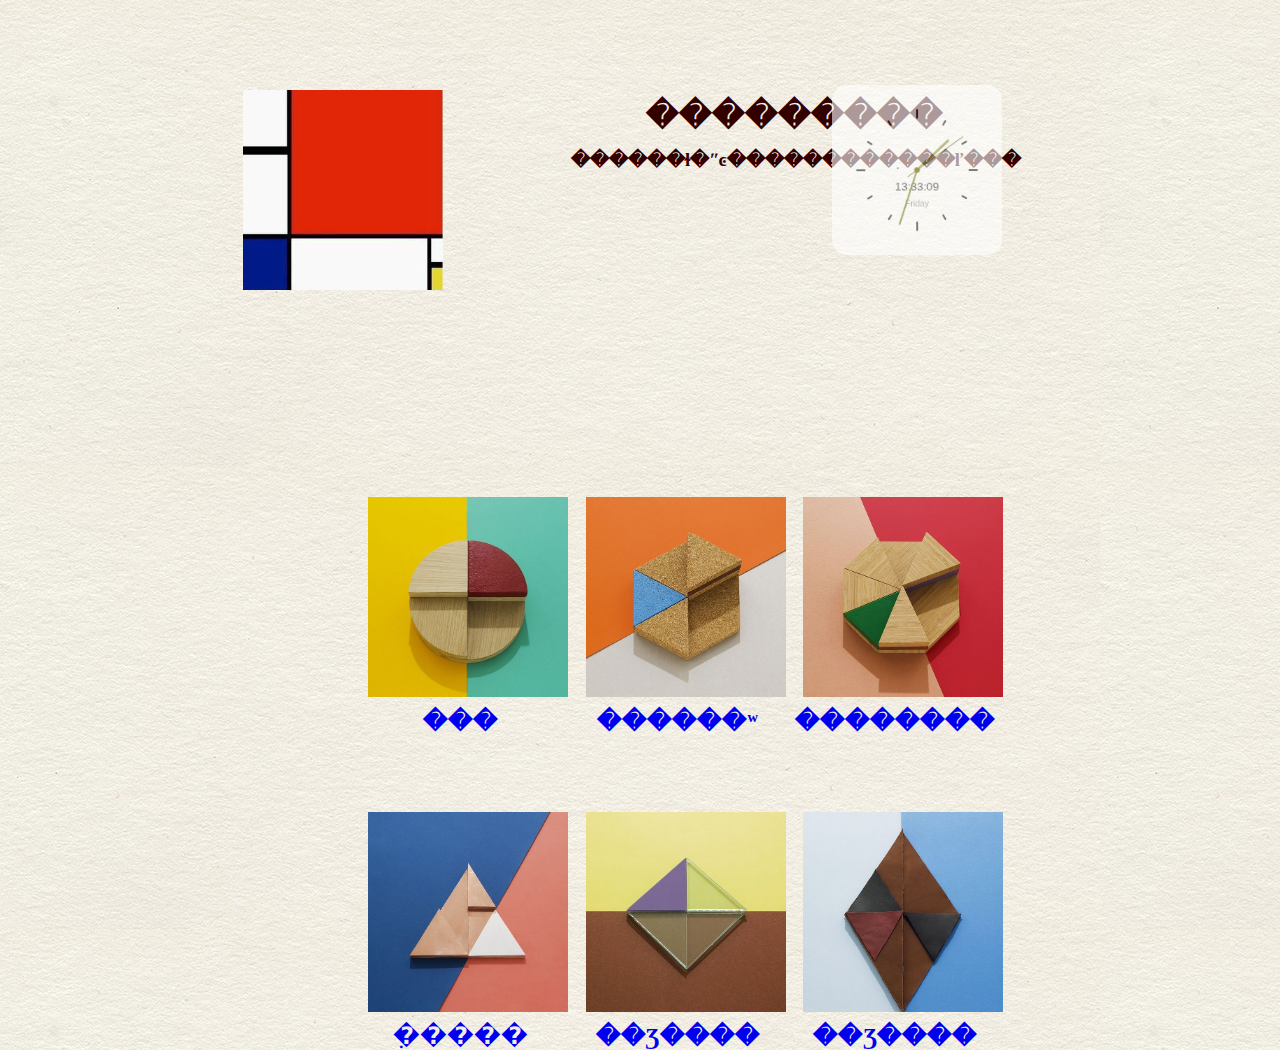
<file: index.html>
<!DOCTYPE html PUBLIC "-//W3C//DTD XHTML 1.0 Transitional//EN" "http://www.w3.org/TR/xhtml1/DTD/xhtml1-transitional.dtd">
<html xmlns="http://www.w3.org/1999/xhtml">
<head>
<meta http-equiv="Content-Type" content="text/html; charset=utf-8" />
<title>����ɽ���</title>
<style type="text/css">
<!--
body {
	background-image: url(pictures/16sucai_P59201C083.JPG);
}
div {
}
#head {
	position: absolute;
	left: 19%;
	top: 10%;
}
#title {
	color: #FFFFFF;
	position: absolute;
	left: 646px;
	top: 75px;
}
#title1 {
	color: #FFFFFF;
	position: absolute;
	left: 571px;
	top: 130px;
}
#introduction {
	position: absolute;
	height: 190px;
	width: 200px;
	left: 25%;
	top: 53%;
}
h2 {
	text-align: center;
}
.icon img {
	float: left;
	height: 200px;
	position: relative;
	left: 48px;
	top: 20px;
	width: 200px;
}
.title2 h2 {
	height: 30px;
	position: relative;
	top: 30px;
	right: 50px;
	left: 40px;
}
  #clock3_ {
  opacity: 0.6;
  position:absolute;
  left:65%;
  top:85px;
  height:170px;
  border-radius:15px;
  }
#Layer1 {
	position:absolute;
	width:200px;
	height:115px;
	left: 19%;
	top: 10%;
}
.STYLE1 {color: #330000}
#Layer2 {
	position:absolute;
	width:200px;
	height:190px;
	left: 25%;
	top: 53%;
}
#Layer3 {
	position:absolute;
	height:100px;
	left: 48px;
	top: 20px;
}
#Layer4 {
	position:absolute;
	width:200px;
	height:115px;
	z-index:1;
}
#Layer5 {
	position:absolute;
	width:200px;
	height:234px;
	left: 42%;
	top: 53%;
}
#Layer6 {
	position:absolute;
	width:200px;
	height:115px;
	z-index:1;
}
#Layer7 {
	position:absolute;
	width:200px;
	height:190px;
	left: 59%;
	top: 53%;
}
#Layer8 {
	position:absolute;
	width:200px;
	height:190px;
	left: 25%;
	top: 88%;
}
#Layer9 {
	position:absolute;
	width:200px;
	height:190px;
	left: 42%;
	top: 88%;
}
#Layer10 {
	position:absolute;
	width:200px;
	height:190px;
	left: 59%;
	top: 88%;
}
-->
#introduction,#Layer5,#Layer7,#Layer8,#Layer9,#Layer10 {
  transition: 1.0s;
  }
  #introduction:hover {
  transform: scale(1.1);
  }
  #Layer5:hover {
   transform: scale(1.1);
  }
  #Layer7:hover {
   transform: scale(1.1);
  }
  #Layer8:hover {
   transform: scale(1.1);
  }
  #Layer9:hover {
   transform: scale(1.1);
  }
  #Layer10:hover {
   transform: scale(1.1);
  }
</style>
</head>

<body>
<div id="Layer1"><img src="pictures/4/u=1642176354,1638376521&amp;fm=27&amp;gp=0.jpg" width="200" height="200" /></div>
<h1 id="title"><span class="STYLE1">���������</span></h1>
<h3 id="title1"><span class="STYLE1">������ɫ�ʺͼ���������ִ���ľ���</span></h3>
<a href="introduction.html">
  <div class="icon" id="introduction">
  <div><img src="pictures/70d7d335d457fa12a7ac0c8ac2e7147e99535374b62f-YhhnrB_fw658.jpg" width="571" height="571" /></div>
  <div class="title2">
  <h2>���</h2>
  </div>
</div></a>
<a href="Layer5.html">
  <div class="icon" id="Layer5"><img src="pictures/103166afbc456194be49d28efd12a91657d8f65d13e92-TEELef_fw658.jpg" width="571" height="571" />
  <div class="title2">
   <h2>������ʷ</h2>
 </div>
</div></a>
<a href="Layer7.html">
   <div class="icon" id="Layer7"><img src="pictures/c4b16b79b21b58b65ecc833fe0e158a819d1ec841372c-2CgS3t_fw658.jpg" width="571" height="571" />
   <div class="title2">
   <h2>��������</h2>
 </div>
</div></a>
<a href="Layer8.html">
   <div id="Layer8">
   <div class="icon"><img src="pictures/c3fcf654bbc33f5561679b8b11f521df4f8c8653ebf5-9KYApT_fw658.jpg" width="571" height="571" /></div>
   <div class="title2">
   <h2>�ִ����</h2>
  </div>
</div></a>
<a href="Layer9.html">
   <div id="Layer9">
   <div class="icon"><img src="pictures/b5417c34026654110f1e082b5a89619d5df1802b10163-YvoNKC_fw658.jpg" width="571" height="571" /></div>
   <div class="title2">
   <h2>��Ʒ����</h2>
  </div>
</div></a>
<a href="Layer10.html">
   <div id="Layer10">
   <div class="icon"><img src="pictures/12ba74c827e988671ad3fb66c4e5842ffd8ff0e7eb90-2hxROu_fw658.jpg" width="571" height="571" /></div>
   <div class="title2">
   <h2>��Ʒ����</h2>
  </div>
</div></a>
<canvas id="clock3_" width="200px" height="200px"></canvas>
<script src="javascript/clock.js"></script>
<script>
clockd3_={
"indicate": true,
"indicate_color": "#222",
"dial1_color": "#666600",
"dial2_color": "#81812e",
"dial3_color": "#9d9d5c",
"time_add": 1,
"time_24h": true,
"date_add":3,
"date_add_color": "#999",
};
var c = document.getElementById('clock3_');
cns3_ = c.getContext('2d');
clock_norm(200,cns3_,clockd3_);
</script>
</body>
</html>
</file>
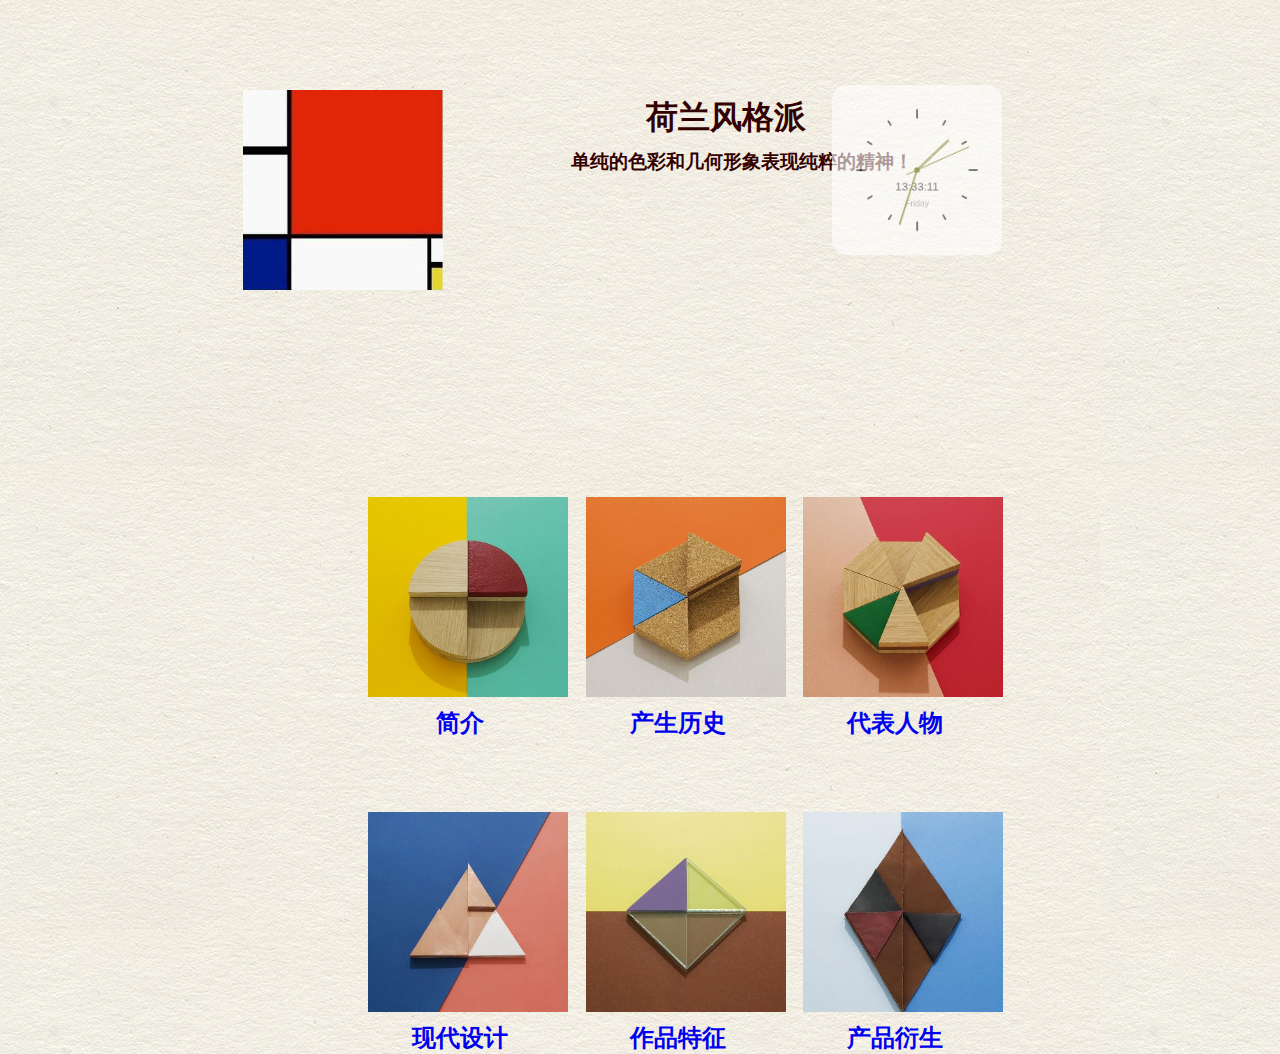
<file: docs/index.html>
<!DOCTYPE html PUBLIC "-//W3C//DTD XHTML 1.0 Transitional//EN" "http://www.w3.org/TR/xhtml1/DTD/xhtml1-transitional.dtd">
<html xmlns="http://www.w3.org/1999/xhtml">
<head>
<meta http-equiv="Content-Type" content="text/html; charset=utf-8" />
<title>风格派介绍</title>
<style type="text/css">
<!--
body {
	background-image: url(pictures/16sucai_P59201C083.JPG);
}
div {
}
#head {
	position: absolute;
	left: 19%;
	top: 10%;
}
#title {
	color: #FFFFFF;
	position: absolute;
	left: 646px;
	top: 75px;
}
#title1 {
	color: #FFFFFF;
	position: absolute;
	left: 571px;
	top: 130px;
}
#introduction {
	position: absolute;
	height: 190px;
	width: 200px;
	left: 25%;
	top: 53%;
}
h2 {
	text-align: center;
}
.icon img {
	float: left;
	height: 200px;
	position: relative;
	left: 48px;
	top: 20px;
	width: 200px;
}
.title2 h2 {
	height: 30px;
	position: relative;
	top: 30px;
	right: 50px;
	left: 40px;
}
  #clock3_ {
  opacity: 0.6;
  position:absolute;
  left:65%;
  top:85px;
  height:170px;
  border-radius:15px;
  }
#Layer1 {
	position:absolute;
	width:200px;
	height:115px;
	left: 19%;
	top: 10%;
}
.STYLE1 {color: #330000}
#Layer2 {
	position:absolute;
	width:200px;
	height:190px;
	left: 25%;
	top: 53%;
}
#Layer3 {
	position:absolute;
	height:100px;
	left: 48px;
	top: 20px;
}
#Layer4 {
	position:absolute;
	width:200px;
	height:115px;
	z-index:1;
}
#Layer5 {
	position:absolute;
	width:200px;
	height:234px;
	left: 42%;
	top: 53%;
}
#Layer6 {
	position:absolute;
	width:200px;
	height:115px;
	z-index:1;
}
#Layer7 {
	position:absolute;
	width:200px;
	height:190px;
	left: 59%;
	top: 53%;
}
#Layer8 {
	position:absolute;
	width:200px;
	height:190px;
	left: 25%;
	top: 88%;
}
#Layer9 {
	position:absolute;
	width:200px;
	height:190px;
	left: 42%;
	top: 88%;
}
#Layer10 {
	position:absolute;
	width:200px;
	height:190px;
	left: 59%;
	top: 88%;
}
-->
#introduction,#Layer5,#Layer7,#Layer8,#Layer9,#Layer10 {
  transition: 1.0s;
  }
  #introduction:hover {
  transform: scale(1.1);
  }
  #Layer5:hover {
   transform: scale(1.1);
  }
  #Layer7:hover {
   transform: scale(1.1);
  }
  #Layer8:hover {
   transform: scale(1.1);
  }
  #Layer9:hover {
   transform: scale(1.1);
  }
  #Layer10:hover {
   transform: scale(1.1);
  }
</style>
</head>

<body>
<div id="Layer1"><img src="pictures/4/u=1642176354,1638376521&amp;fm=27&amp;gp=0.jpg" width="200" height="200" /></div>
<h1 id="title"><span class="STYLE1">荷兰风格派</span></h1>
<h3 id="title1"><span class="STYLE1">单纯的色彩和几何形象表现纯粹的精神！</span></h3>
<a href="introduction.html">
  <div class="icon" id="introduction">
  <div><img src="pictures/70d7d335d457fa12a7ac0c8ac2e7147e99535374b62f-YhhnrB_fw658.jpg" width="571" height="571" /></div>
  <div class="title2">
  <h2>简介</h2>
  </div>
</div></a>
<a href="Layer5.html">
  <div class="icon" id="Layer5"><img src="pictures/103166afbc456194be49d28efd12a91657d8f65d13e92-TEELef_fw658.jpg" width="571" height="571" />
  <div class="title2">
   <h2>产生历史</h2>
 </div>
</div></a>
<a href="Layer7.html">
   <div class="icon" id="Layer7"><img src="pictures/c4b16b79b21b58b65ecc833fe0e158a819d1ec841372c-2CgS3t_fw658.jpg" width="571" height="571" />
   <div class="title2">
   <h2>代表人物</h2>
 </div>
</div></a>
<a href="Layer8.html">
   <div id="Layer8">
   <div class="icon"><img src="pictures/c3fcf654bbc33f5561679b8b11f521df4f8c8653ebf5-9KYApT_fw658.jpg" width="571" height="571" /></div>
   <div class="title2">
   <h2>现代设计</h2>
  </div>
</div></a>
<a href="Layer9.html">
   <div id="Layer9">
   <div class="icon"><img src="pictures/b5417c34026654110f1e082b5a89619d5df1802b10163-YvoNKC_fw658.jpg" width="571" height="571" /></div>
   <div class="title2">
   <h2>作品特征</h2>
  </div>
</div></a>
<a href="Layer10.html">
   <div id="Layer10">
   <div class="icon"><img src="pictures/12ba74c827e988671ad3fb66c4e5842ffd8ff0e7eb90-2hxROu_fw658.jpg" width="571" height="571" /></div>
   <div class="title2">
   <h2>产品衍生</h2>
  </div>
</div></a>
<canvas id="clock3_" width="200px" height="200px"></canvas>
<script src="javascript/clock.js"></script>
<script>
clockd3_={
"indicate": true,
"indicate_color": "#222",
"dial1_color": "#666600",
"dial2_color": "#81812e",
"dial3_color": "#9d9d5c",
"time_add": 1,
"time_24h": true,
"date_add":3,
"date_add_color": "#999",
};
var c = document.getElementById('clock3_');
cns3_ = c.getContext('2d');
clock_norm(200,cns3_,clockd3_);
</script>
</body>
</html>
</file>
